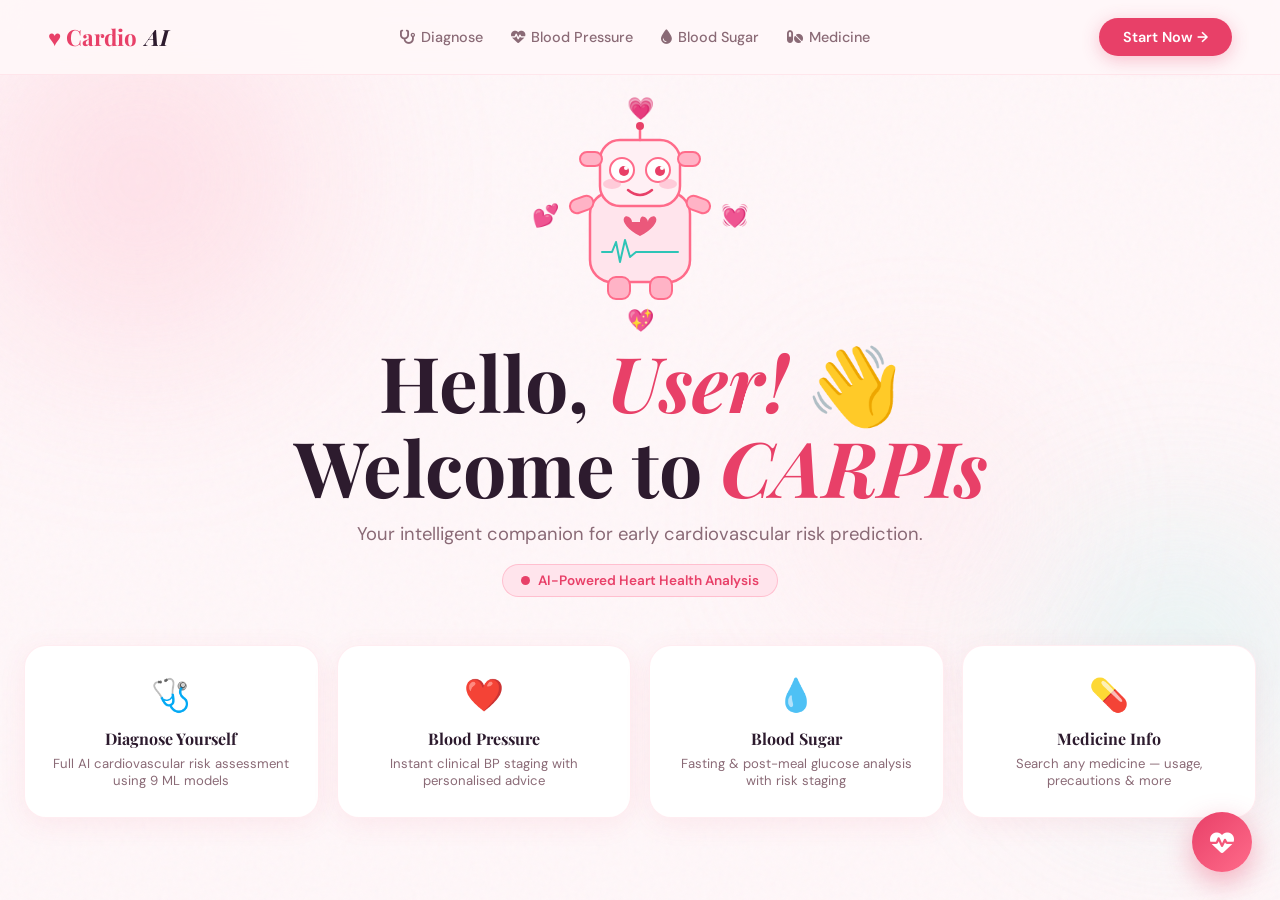
<file: frontend/index.html>
<!DOCTYPE html>
<html lang="en">
<head>
<meta charset="UTF-8"/>
<meta name="viewport" content="width=device-width,initial-scale=1.0"/>
<title>CARPIs — Heart Risk Intelligence</title>
<link href="https://fonts.googleapis.com/css2?family=Playfair+Display:ital,wght@0,400;0,700;1,400&family=DM+Sans:wght@300;400;500;600&display=swap" rel="stylesheet"/>
<link rel="stylesheet" href="https://cdnjs.cloudflare.com/ajax/libs/font-awesome/6.4.0/css/all.min.css"/>
<style>
:root{--rose:#FF6B8A;--rose-deep:#E84068;--blush:#FFE4EC;--cream:#FFF7F9;--text:#2D1B2E;--muted:#8A6A76;--teal:#2EC4B6;}
*{margin:0;padding:0;box-sizing:border-box;}
body{font-family:'DM Sans',sans-serif;background:var(--cream);color:var(--text);min-height:100vh;overflow-x:hidden;}
body::before{content:'';position:fixed;inset:0;background-image:url("data:image/svg+xml,%3Csvg viewBox='0 0 200 200' xmlns='http://www.w3.org/2000/svg'%3E%3Cfilter id='n'%3E%3CfeTurbulence type='fractalNoise' baseFrequency='0.85' numOctaves='4' stitchTiles='stitch'/%3E%3C/filter%3E%3Crect width='100%25' height='100%25' filter='url(%23n)' opacity='0.03'/%3E%3C/svg%3E");pointer-events:none;z-index:0;}

nav{position:fixed;top:0;left:0;right:0;z-index:100;display:flex;align-items:center;justify-content:space-between;padding:18px 48px;background:rgba(255,247,249,.88);backdrop-filter:blur(14px);border-bottom:1px solid rgba(255,107,138,.12);}
.nav-logo{font-family:'Playfair Display',serif;font-size:1.4rem;font-weight:700;color:var(--rose-deep);display:flex;align-items:center;gap:8px;}
.nav-logo span{font-style:italic;color:var(--text);}
.nav-links{display:flex;gap:28px;}
.nav-links a{text-decoration:none;color:var(--muted);font-size:.9rem;font-weight:500;transition:color .2s;display:flex;align-items:center;gap:6px;}
.nav-links a:hover{color:var(--rose-deep);}
.nav-cta{background:var(--rose-deep);color:#fff;border:none;padding:10px 24px;border-radius:50px;font-family:'DM Sans',sans-serif;font-size:.9rem;font-weight:600;cursor:pointer;transition:transform .2s,box-shadow .2s;box-shadow:0 4px 18px rgba(232,64,104,.3);text-decoration:none;}
.nav-cta:hover{transform:translateY(-2px);box-shadow:0 8px 28px rgba(232,64,104,.4);}

.hero{min-height:100vh;display:flex;flex-direction:column;align-items:center;justify-content:center;text-align:center;padding:120px 24px 80px;position:relative;}
.blob{position:absolute;border-radius:50%;filter:blur(80px);opacity:.45;pointer-events:none;}
.blob-1{width:520px;height:520px;background:radial-gradient(circle,#FFB3C6,transparent 70%);top:-80px;left:-120px;animation:drift1 8s ease-in-out infinite;}
.blob-2{width:400px;height:400px;background:radial-gradient(circle,#B3EDE9,transparent 70%);bottom:40px;right:-100px;animation:drift2 10s ease-in-out infinite;}
.blob-3{width:300px;height:300px;background:radial-gradient(circle,#FFD6E0,transparent 70%);top:40%;left:60%;animation:drift3 12s ease-in-out infinite;}
@keyframes drift1{0%,100%{transform:translate(0,0)}50%{transform:translate(30px,20px)}}
@keyframes drift2{0%,100%{transform:translate(0,0)}50%{transform:translate(-20px,30px)}}
@keyframes drift3{0%,100%{transform:translate(0,0)}50%{transform:translate(-25px,-15px)}}

.mascot-wrap{position:relative;display:inline-block;margin-bottom:32px;animation:floatUp .8s cubic-bezier(.34,1.56,.64,1) both;}
@keyframes floatUp{from{opacity:0;transform:translateY(40px)}to{opacity:1;transform:translateY(0)}}
.mascot{animation:bobble 3s ease-in-out infinite;}
@keyframes bobble{0%,100%{transform:translateY(0)}50%{transform:translateY(-10px)}}
.heart-orbit{position:absolute;inset:-28px;animation:spin 6s linear infinite;pointer-events:none;}
.heart-orbit .h{position:absolute;font-size:22px;}
.heart-orbit .h:nth-child(1){top:0;left:50%;transform:translateX(-50%);}
.heart-orbit .h:nth-child(2){top:50%;right:0;transform:translateY(-50%);}
.heart-orbit .h:nth-child(3){bottom:0;left:50%;transform:translateX(-50%);}
.heart-orbit .h:nth-child(4){top:50%;left:0;transform:translateY(-50%);}
@keyframes spin{from{transform:rotate(0deg)}to{transform:rotate(360deg)}}

.greeting{font-family:'Playfair Display',serif;font-size:clamp(2.8rem,6vw,5rem);font-weight:700;line-height:1.1;animation:fadeSlide .9s .2s both;}
.greeting em{color:var(--rose-deep);font-style:italic;}
.greeting-sub{font-size:1.15rem;color:var(--muted);margin-top:14px;animation:fadeSlide .9s .4s both;}
@keyframes fadeSlide{from{opacity:0;transform:translateY(20px)}to{opacity:1;transform:translateY(0)}}
.pulse-badge{display:inline-flex;align-items:center;gap:8px;background:var(--blush);border:1px solid rgba(255,107,138,.3);border-radius:50px;padding:7px 18px;margin-top:18px;font-size:.85rem;color:var(--rose-deep);font-weight:600;animation:fadeSlide .9s .6s both;}
.pulse-dot{width:9px;height:9px;border-radius:50%;background:var(--rose-deep);animation:pulse 1.4s ease infinite;}
@keyframes pulse{0%,100%{transform:scale(1);opacity:1}50%{transform:scale(1.5);opacity:.5}}

/* Feature cards grid */
.features{display:grid;grid-template-columns:repeat(4,1fr);gap:18px;margin-top:48px;animation:fadeSlide .9s .8s both;position:relative;z-index:1;}
@media(max-width:800px){.features{grid-template-columns:1fr 1fr;}}
@media(max-width:480px){.features{grid-template-columns:1fr;}}
.feat-card{background:#fff;border-radius:22px;padding:28px 22px;text-align:center;text-decoration:none;color:var(--text);border:1px solid rgba(255,107,138,.12);box-shadow:0 6px 28px rgba(232,64,104,.08);transition:transform .25s,box-shadow .25s;}
.feat-card:hover{transform:translateY(-6px);box-shadow:0 16px 40px rgba(232,64,104,.18);}
.feat-icon{font-size:2rem;margin-bottom:12px;display:block;}
.feat-card h3{font-family:'Playfair Display',serif;font-size:1rem;margin-bottom:6px;}
.feat-card p{font-size:.82rem;color:var(--muted);}

.fab{position:fixed;bottom:28px;right:28px;z-index:300;width:60px;height:60px;border-radius:50%;background:linear-gradient(135deg,var(--rose-deep),#FF6B8A);color:#fff;border:none;font-size:24px;box-shadow:0 10px 28px rgba(232,64,104,.4);cursor:pointer;display:flex;align-items:center;justify-content:center;text-decoration:none;transition:transform .2s;}
.fab:hover{transform:scale(1.1);}
</style>
</head>
<body>
<nav>
  <div class="nav-logo">♥ Cardio<span>AI</span></div>
  <div class="nav-links">
    <a href="diagnose.html"><i class="fa-solid fa-stethoscope"></i> Diagnose</a>
    <a href="bp.html"><i class="fa-solid fa-heart-pulse"></i> Blood Pressure</a>
    <a href="sugar.html"><i class="fa-solid fa-droplet"></i> Blood Sugar</a>
    <a href="medicine.html"><i class="fa-solid fa-pills"></i> Medicine</a>
  </div>
  <a href="diagnose.html" class="nav-cta">Start Now →</a>
</nav>

<section class="hero">
  <div class="blob blob-1"></div><div class="blob blob-2"></div><div class="blob blob-3"></div>
  <div class="mascot-wrap">
    <div class="heart-orbit"><span class="h">💗</span><span class="h">💓</span><span class="h">💖</span><span class="h">💕</span></div>
    <div class="mascot">
      <svg width="160" height="180" viewBox="0 0 160 180" fill="none" xmlns="http://www.w3.org/2000/svg">
        <rect x="30" y="70" width="100" height="90" rx="22" fill="#FFE4EC" stroke="#FF6B8A" stroke-width="2.5"/>
        <rect x="40" y="18" width="80" height="66" rx="20" fill="#FFF0F4" stroke="#FF6B8A" stroke-width="2.5"/>
        <rect x="20" y="30" width="22" height="14" rx="7" fill="#FFB3C6" stroke="#FF6B8A" stroke-width="2"/>
        <rect x="118" y="30" width="22" height="14" rx="7" fill="#FFB3C6" stroke="#FF6B8A" stroke-width="2"/>
        <ellipse cx="62" cy="48" rx="12" ry="12" fill="#fff" stroke="#FF6B8A" stroke-width="2"/>
        <ellipse cx="98" cy="48" rx="12" ry="12" fill="#fff" stroke="#FF6B8A" stroke-width="2"/>
        <circle cx="64" cy="49" r="5" fill="#E84068"/><circle cx="100" cy="49" r="5" fill="#E84068"/>
        <circle cx="66" cy="46" r="2" fill="#fff"/><circle cx="102" cy="46" r="2" fill="#fff"/>
        <ellipse cx="52" cy="62" rx="9" ry="5" fill="#FFB3C6" opacity=".6"/>
        <ellipse cx="108" cy="62" rx="9" ry="5" fill="#FFB3C6" opacity=".6"/>
        <path d="M68 68 Q80 78 92 68" stroke="#E84068" stroke-width="2.5" stroke-linecap="round" fill="none"/>
        <line x1="80" y1="18" x2="80" y2="6" stroke="#FF6B8A" stroke-width="2.5" stroke-linecap="round"/>
        <circle cx="80" cy="4" r="4" fill="#E84068"/>
        <path d="M72 100 C72 96 66 92 64 96 C62 100 68 108 80 114 C92 108 98 100 96 96 C94 92 88 96 88 100 C88 96 80 90 80 100 Z" fill="#E84068" opacity=".85"/>
        <rect x="8" y="80" width="24" height="14" rx="7" fill="#FFB3C6" stroke="#FF6B8A" stroke-width="2" transform="rotate(-20 8 80)"/>
        <rect x="128" y="80" width="24" height="14" rx="7" fill="#FFB3C6" stroke="#FF6B8A" stroke-width="2" transform="rotate(20 152 80)"/>
        <rect x="48" y="155" width="22" height="22" rx="8" fill="#FFB3C6" stroke="#FF6B8A" stroke-width="2"/>
        <rect x="90" y="155" width="22" height="22" rx="8" fill="#FFB3C6" stroke="#FF6B8A" stroke-width="2"/>
        <polyline points="42,130 52,130 56,120 60,140 65,118 70,135 76,130 118,130" stroke="#2EC4B6" stroke-width="2" stroke-linecap="round" stroke-linejoin="round" fill="none"/>
      </svg>
    </div>
  </div>
  <p class="greeting">Hello, <em>User!</em> 👋<br/>Welcome to <em>CARPIs</em></p>
  <p class="greeting-sub">Your intelligent companion for early cardiovascular risk prediction.</p>
  <div class="pulse-badge"><div class="pulse-dot"></div> AI-Powered Heart Health Analysis</div>

  <div class="features">
    <a href="diagnose.html" class="feat-card">
      <span class="feat-icon">🩺</span>
      <h3>Diagnose Yourself</h3>
      <p>Full AI cardiovascular risk assessment using 9 ML models</p>
    </a>
    <a href="bp.html" class="feat-card">
      <span class="feat-icon">❤️</span>
      <h3>Blood Pressure</h3>
      <p>Instant clinical BP staging with personalised advice</p>
    </a>
    <a href="sugar.html" class="feat-card">
      <span class="feat-icon">💧</span>
      <h3>Blood Sugar</h3>
      <p>Fasting & post-meal glucose analysis with risk staging</p>
    </a>
    <a href="medicine.html" class="feat-card">
      <span class="feat-icon">💊</span>
      <h3>Medicine Info</h3>
      <p>Search any medicine — usage, precautions & more</p>
    </a>
  </div>
</section>

<!-- FAB links to diagnose page -->
<a href="diagnose.html" class="fab" title="Start Diagnosis"><i class="fa-solid fa-heart-pulse"></i></a>
</body>
</html>
</file>
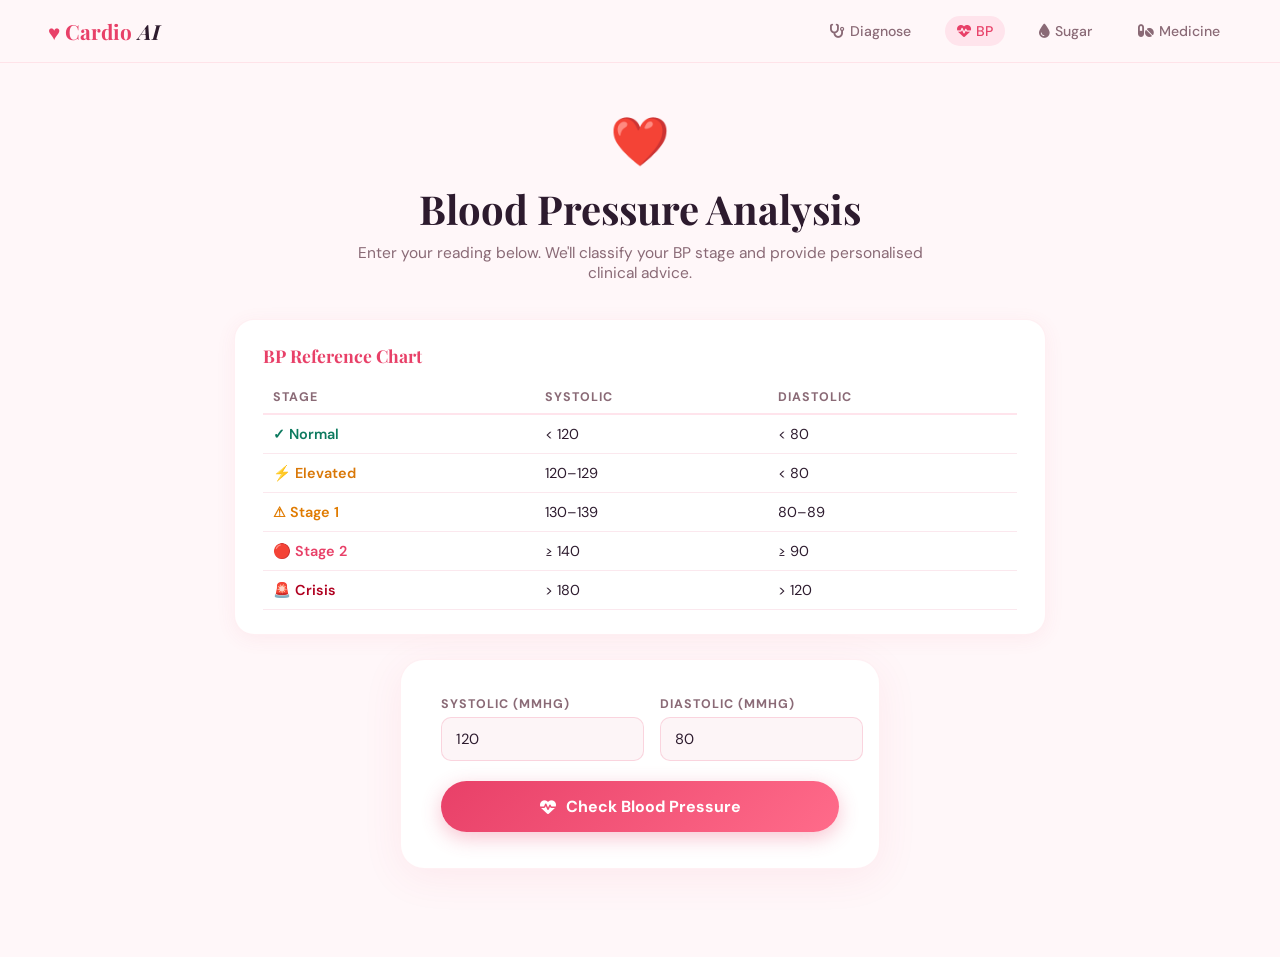
<file: frontend/bp.html>
<!DOCTYPE html>
<html lang="en">
<head>
<meta charset="UTF-8"/><meta name="viewport" content="width=device-width,initial-scale=1.0"/>
<title>CARPIs — Blood Pressure Check</title>
<link href="https://fonts.googleapis.com/css2?family=Playfair+Display:ital,wght@0,400;0,700;1,400&family=DM+Sans:wght@300;400;500;600&display=swap" rel="stylesheet"/>
<link rel="stylesheet" href="https://cdnjs.cloudflare.com/ajax/libs/font-awesome/6.4.0/css/all.min.css"/>
<link rel="stylesheet" href="page.css"/>
</head>
<body>
<nav class="page-nav">
  <a href="index.html" class="nav-logo">♥ Cardio<span>AI</span></a>
  <div class="nav-links">
    <a href="diagnose.html"><i class="fa-solid fa-stethoscope"></i> Diagnose</a>
    <a href="bp.html" class="active"><i class="fa-solid fa-heart-pulse"></i> BP</a>
    <a href="sugar.html"><i class="fa-solid fa-droplet"></i> Sugar</a>
    <a href="medicine.html"><i class="fa-solid fa-pills"></i> Medicine</a>
  </div>
</nav>

<main class="page-main">
  <div class="page-header">
    <div class="page-icon">❤️</div>
    <h1>Blood Pressure Analysis</h1>
    <p>Enter your reading below. We'll classify your BP stage and provide personalised clinical advice.</p>
  </div>

  <!-- Reference chart -->
  <div class="ref-table">
    <h3>BP Reference Chart</h3>
    <table>
      <thead><tr><th>Stage</th><th>Systolic</th><th>Diastolic</th></tr></thead>
      <tbody>
        <tr class="row-normal"><td>✓ Normal</td><td>&lt; 120</td><td>&lt; 80</td></tr>
        <tr class="row-warn"><td>⚡ Elevated</td><td>120–129</td><td>&lt; 80</td></tr>
        <tr class="row-elev"><td>⚠ Stage 1</td><td>130–139</td><td>80–89</td></tr>
        <tr class="row-high"><td>🔴 Stage 2</td><td>≥ 140</td><td>≥ 90</td></tr>
        <tr class="row-crit"><td>🚨 Crisis</td><td>&gt; 180</td><td>&gt; 120</td></tr>
      </tbody>
    </table>
  </div>

  <div class="form-card narrow">
    <div class="form-grid col2">
      <div class="fg"><label>Systolic (mmHg)</label><input type="number" id="bp_sys" value="120" placeholder="e.g. 120"></div>
      <div class="fg"><label>Diastolic (mmHg)</label><input type="number" id="bp_dia" value="80" placeholder="e.g. 80"></div>
    </div>
    <button class="page-btn" onclick="submitBP()"><i class="fa-solid fa-heart-pulse"></i> Check Blood Pressure</button>
  </div>

  <div class="spinner" id="spinner"></div>
  <div id="result"></div>
</main>

<script>
const API = location.hostname === '127.0.0.1' || location.hostname === 'localhost' ? 'http://127.0.0.1:8001' : '';
async function submitBP(){
  document.getElementById('result').innerHTML='';
  document.getElementById('spinner').classList.add('show');
  try{
    const res=await fetch(API+'/check-bp',{method:'POST',headers:{'Content-Type':'application/json'},body:JSON.stringify({systolic_bp:+document.getElementById('bp_sys').value,diastolic_bp:+document.getElementById('bp_dia').value})});
    const d=await res.json();
    document.getElementById('result').innerHTML=`<div class="result-card card-${d.color}">
      <div class="res-badge">${d.stage}</div>
      <h2>${d.systolic} / ${d.diastolic} mmHg</h2>
      <div class="res-section"><h4>Clinical Advice</h4><ul>${d.advice.map(a=>`<li>${a}</li>`).join('')}</ul></div>
      <small>${d.disclaimer}</small>
    </div>`;
  }catch(e){document.getElementById('result').innerHTML=`<p class="err">Could not reach the API server.</p>`;}
  document.getElementById('spinner').classList.remove('show');
}
</script>
</body>
</html>
</file>
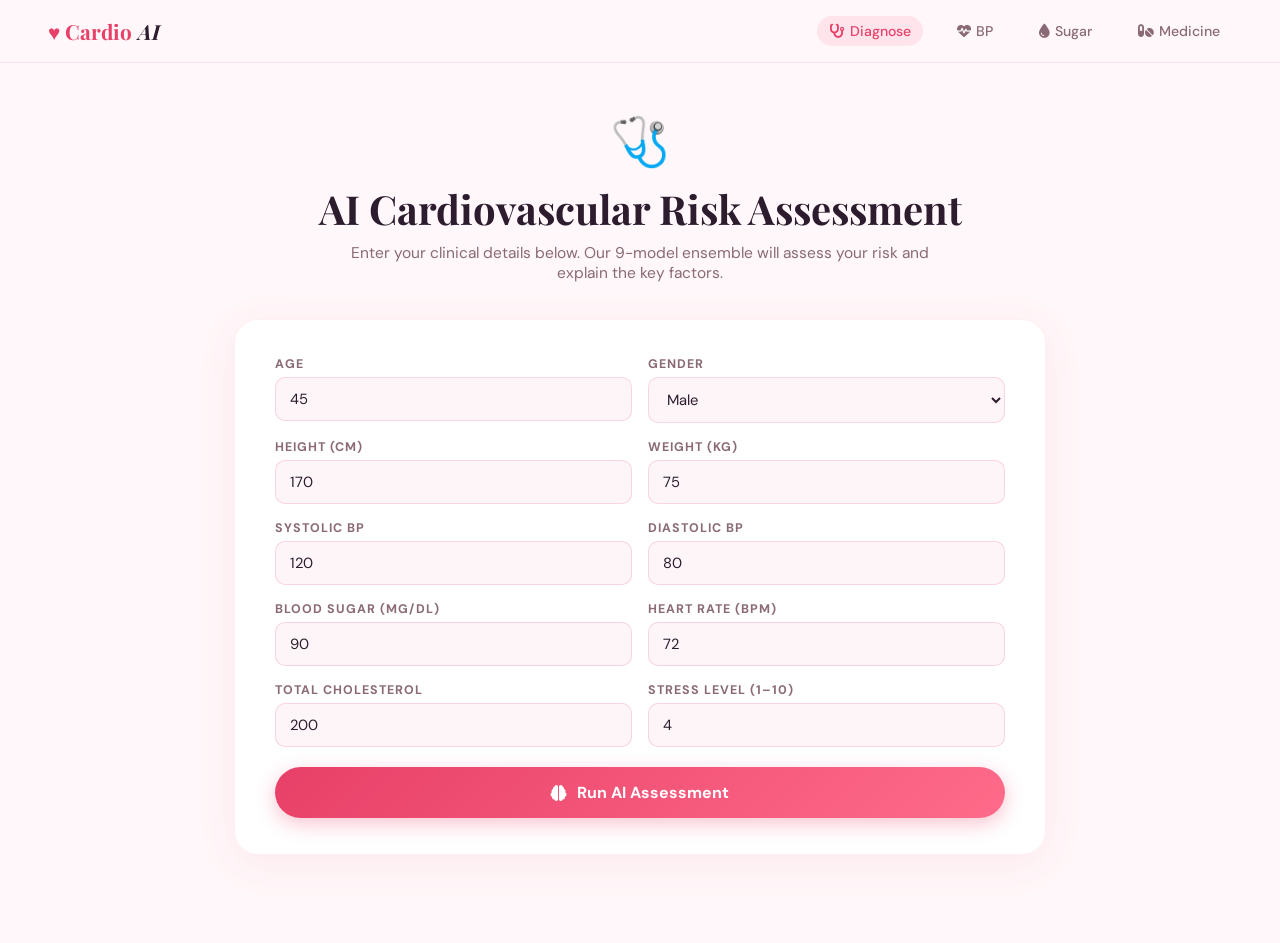
<file: frontend/diagnose.html>
<!DOCTYPE html>
<html lang="en">
<head>
<meta charset="UTF-8"/><meta name="viewport" content="width=device-width,initial-scale=1.0"/>
<title>CARPIs — Diagnose</title>
<link href="https://fonts.googleapis.com/css2?family=Playfair+Display:ital,wght@0,400;0,700;1,400&family=DM+Sans:wght@300;400;500;600&display=swap" rel="stylesheet"/>
<link rel="stylesheet" href="https://cdnjs.cloudflare.com/ajax/libs/font-awesome/6.4.0/css/all.min.css"/>
<link rel="stylesheet" href="page.css"/>
</head>
<body>
<nav class="page-nav">
  <a href="index.html" class="nav-logo">♥ Cardio<span>AI</span></a>
  <div class="nav-links">
    <a href="diagnose.html" class="active"><i class="fa-solid fa-stethoscope"></i> Diagnose</a>
    <a href="bp.html"><i class="fa-solid fa-heart-pulse"></i> BP</a>
    <a href="sugar.html"><i class="fa-solid fa-droplet"></i> Sugar</a>
    <a href="medicine.html"><i class="fa-solid fa-pills"></i> Medicine</a>
  </div>
</nav>

<main class="page-main">
  <div class="page-header">
    <div class="page-icon">🩺</div>
    <h1>AI Cardiovascular Risk Assessment</h1>
    <p>Enter your clinical details below. Our 9-model ensemble will assess your risk and explain the key factors.</p>
  </div>

  <div class="form-card">
    <div class="form-grid">
      <div class="fg"><label>Age</label><input type="number" id="d_age" value="45" min="1" max="120"></div>
      <div class="fg"><label>Gender</label><select id="d_gender"><option value="1">Male</option><option value="0">Female</option></select></div>
      <div class="fg"><label>Height (cm)</label><input type="number" id="d_height" value="170"></div>
      <div class="fg"><label>Weight (kg)</label><input type="number" id="d_weight" value="75"></div>
      <div class="fg"><label>Systolic BP</label><input type="number" id="d_sys" value="120"></div>
      <div class="fg"><label>Diastolic BP</label><input type="number" id="d_dia" value="80"></div>
      <div class="fg"><label>Blood Sugar (mg/dL)</label><input type="number" id="d_sugar" value="90"></div>
      <div class="fg"><label>Heart Rate (bpm)</label><input type="number" id="d_hr" value="72"></div>
      <div class="fg"><label>Total Cholesterol</label><input type="number" id="d_chol" value="200"></div>
      <div class="fg"><label>Stress Level (1–10)</label><input type="number" id="d_stress" value="4" min="1" max="10"></div>
    </div>
    <button class="page-btn" onclick="submitDiagnose()"><i class="fa-solid fa-brain"></i> Run AI Assessment</button>
  </div>

  <div class="spinner" id="spinner"></div>
  <div id="result"></div>
</main>

<script>
const API = location.hostname === '127.0.0.1' || location.hostname === 'localhost' ? 'http://127.0.0.1:8001' : '';
async function submitDiagnose(){
  document.getElementById('result').innerHTML='';
  document.getElementById('spinner').classList.add('show');
  const payload={
    Age:+document.getElementById('d_age').value,
    Gender:+document.getElementById('d_gender').value,
    gender2:+document.getElementById('d_gender').value,
    Height_cm:+document.getElementById('d_height').value,
    Weight_kg:+document.getElementById('d_weight').value,
    occupation_encoded:0,Hypertension:0,
    systolic_bp:+document.getElementById('d_sys').value,
    diastolic_bp:+document.getElementById('d_dia').value,
    total_cholesterol:+document.getElementById('d_chol').value,
    blood_sugar:+document.getElementById('d_sugar').value,
    heart_rate:+document.getElementById('d_hr').value,
    diabetic_encoded:0,smoking_encoded:0,
    If_smoker_cigarettes_per_day:0,alcohol_encoded:0,
    physical_activity:1,Average_Sleep_Duration:7,
    Stress_Level_Self_Assessment:+document.getElementById('d_stress').value,
    diet_type:1,Steps_in_a_day:5000,family_history:0,Medical_Condition:-1
  };
  try{
    const res=await fetch(API+'/predict',{method:'POST',headers:{'Content-Type':'application/json'},body:JSON.stringify(payload)});
    const d=await res.json();
    const isHigh=d.prediction===1;
    const cls=isHigh?'card-high':'card-normal';
    const explHtml=isHigh&&d.explanation.length?`<div class="res-section"><h4>Why high risk?</h4><ul>${d.explanation.map(f=>`<li>${f}</li>`).join('')}</ul></div>`:'';
    document.getElementById('result').innerHTML=`<div class="result-card ${cls}">
      <div class="res-badge">${isHigh?'⚠ Elevated Risk':'✓ Normal Risk'}</div>
      <h2>Risk Probability: ${d.risk_percentage.toFixed(1)}%</h2>
      ${explHtml}
      <div class="res-section"><h4>Recommendations</h4><ul>${d.recommendations.map(r=>`<li>${r}</li>`).join('')}</ul></div>
      <small>${d.disclaimer}</small>
    </div>`;
  }catch(e){document.getElementById('result').innerHTML=`<p class="err">Could not reach the API server. Please ensure it is running on port 8001.</p>`;}
  document.getElementById('spinner').classList.remove('show');
}
</script>
</body>
</html>
</file>
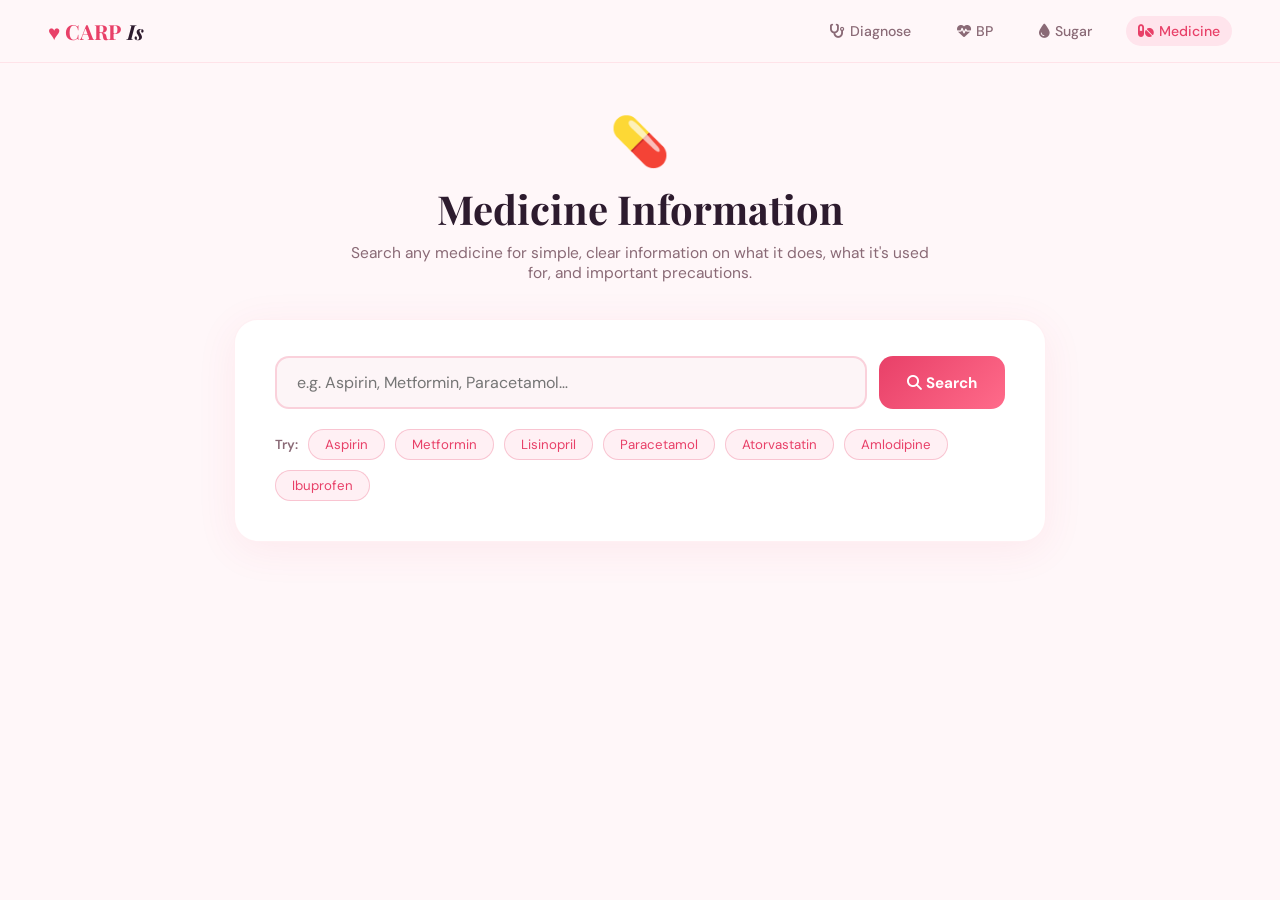
<file: frontend/medicine.html>
<!DOCTYPE html>
<html lang="en">
<head>
<meta charset="UTF-8"/><meta name="viewport" content="width=device-width,initial-scale=1.0"/>
<title>CARPIs — Medicine Info</title>
<link href="https://fonts.googleapis.com/css2?family=Playfair+Display:ital,wght@0,400;0,700;1,400&family=DM+Sans:wght@300;400;500;600&display=swap" rel="stylesheet"/>
<link rel="stylesheet" href="https://cdnjs.cloudflare.com/ajax/libs/font-awesome/6.4.0/css/all.min.css"/>
<link rel="stylesheet" href="page.css"/>
<style>
.search-bar{display:flex;gap:12px;margin-bottom:20px;}
.search-bar input{flex:1;background:#fdf5f7;border:2px solid rgba(232,64,104,.2);border-radius:14px;padding:14px 20px;font-family:'DM Sans',sans-serif;font-size:1rem;color:#2D1B2E;outline:none;transition:border-color .2s;}
.search-bar input:focus{border-color:#E84068;box-shadow:0 0 0 3px rgba(232,64,104,.1);}
.search-bar button{background:linear-gradient(135deg,#E84068,#FF6B8A);color:#fff;border:none;padding:14px 28px;border-radius:14px;font-family:'DM Sans',sans-serif;font-size:.95rem;font-weight:700;cursor:pointer;white-space:nowrap;transition:transform .2s;}
.search-bar button:hover{transform:translateY(-2px);}

.suggestions{display:flex;flex-wrap:wrap;align-items:center;gap:10px;margin-bottom:4px;}
.suggestions span{font-size:.82rem;color:#8A6A76;font-weight:600;}
.sug-btn{background:#fff0f4;border:1px solid rgba(232,64,104,.25);border-radius:50px;padding:6px 16px;font-size:.83rem;color:#E84068;cursor:pointer;font-family:'DM Sans',sans-serif;transition:background .2s;}
.sug-btn:hover{background:#ffe0e8;}

/* Result card */
.med-card{background:#fff;border-radius:24px;padding:32px 36px;box-shadow:0 8px 40px rgba(232,64,104,.08);border:1px solid rgba(232,64,104,.1);margin-top:12px;}
.med-card h2{font-family:'Playfair Display',serif;font-size:1.9rem;color:#2D1B2E;margin-bottom:2px;}
.med-desc{color:#8A6A76;font-size:.92rem;margin-bottom:24px;}

/* Simple info blocks */
.info-grid{display:grid;grid-template-columns:1fr 1fr;gap:16px;}
@media(max-width:680px){.info-grid{grid-template-columns:1fr;}}
.info-block{border-radius:16px;padding:18px 20px;}
.info-block.pink {background:#fff0f4;border-left:4px solid #E84068;}
.info-block.teal {background:#f0fbfa;border-left:4px solid #2EC4B6;}
.info-block.amber{background:#fffbeb;border-left:4px solid #f59e0b;}
.info-block.blue {background:#f0f6ff;border-left:4px solid #3b82f6;}
.info-block.full {grid-column:1/-1;}
.info-block h4{font-size:.78rem;font-weight:700;text-transform:uppercase;letter-spacing:.1em;margin-bottom:8px;}
.info-block.pink h4 {color:#E84068;}
.info-block.teal h4 {color:#2EC4B6;}
.info-block.amber h4{color:#d97706;}
.info-block.blue h4 {color:#3b82f6;}
.info-block p{font-size:.9rem;color:#2D1B2E;line-height:1.7;}

.source-row{display:flex;gap:10px;flex-wrap:wrap;margin-top:16px;font-size:.78rem;color:#8A6A76;}
.source-tag{display:flex;align-items:center;gap:5px;background:#f5f5f5;border-radius:50px;padding:4px 12px;}
.source-tag.ok{background:#e8fdf5;color:#0d7a5f;}
.source-tag.miss{background:#fdf5f5;color:#c0001e;}

.med-warning{display:flex;align-items:flex-start;gap:10px;background:#fff3f6;border:1px solid rgba(232,64,104,.2);border-radius:12px;padding:12px 16px;margin-top:16px;font-size:.85rem;color:#E84068;}
.wiki-link{display:inline-flex;align-items:center;gap:6px;margin-top:14px;color:#E84068;text-decoration:none;font-size:.85rem;font-weight:600;}
.wiki-link:hover{text-decoration:underline;}

.no-result{text-align:center;padding:40px;color:#8A6A76;}
.no-result i{font-size:3rem;color:#FFB3C6;margin-bottom:12px;display:block;}
</style>
</head>
<body>
<nav class="page-nav">
  <a href="index.html" class="nav-logo">♥ CARP<span>Is</span></a>
  <div class="nav-links">
    <a href="diagnose.html"><i class="fa-solid fa-stethoscope"></i> Diagnose</a>
    <a href="bp.html"><i class="fa-solid fa-heart-pulse"></i> BP</a>
    <a href="sugar.html"><i class="fa-solid fa-droplet"></i> Sugar</a>
    <a href="medicine.html" class="active"><i class="fa-solid fa-pills"></i> Medicine</a>
  </div>
</nav>

<main class="page-main">
  <div class="page-header">
    <div class="page-icon">💊</div>
    <h1>Medicine Information</h1>
    <p>Search any medicine for simple, clear information on what it does, what it's used for, and important precautions.</p>
  </div>

  <div class="form-card">
    <div class="search-bar">
      <input type="text" id="med_name" placeholder="e.g. Aspirin, Metformin, Paracetamol…" onkeydown="if(event.key==='Enter')searchMed()"/>
      <button onclick="searchMed()"><i class="fa-solid fa-magnifying-glass"></i> Search</button>
    </div>
    <div class="suggestions">
      <span>Try:</span>
      <button class="sug-btn" onclick="q('Aspirin')">Aspirin</button>
      <button class="sug-btn" onclick="q('Metformin')">Metformin</button>
      <button class="sug-btn" onclick="q('Lisinopril')">Lisinopril</button>
      <button class="sug-btn" onclick="q('Paracetamol')">Paracetamol</button>
      <button class="sug-btn" onclick="q('Atorvastatin')">Atorvastatin</button>
      <button class="sug-btn" onclick="q('Amlodipine')">Amlodipine</button>
      <button class="sug-btn" onclick="q('Ibuprofen')">Ibuprofen</button>
    </div>
  </div>

  <div class="spinner" id="spinner"></div>
  <div id="result"></div>
</main>

<script>
/* ─────────────────────────────────────────────────────
   CARPIs Medicine Search — 3-API Aggregator
   1. Wikipedia REST + MediaWiki (no key, free)
   2. OpenFDA Drug Labels (no key, free)
   3. Google Knowledge Graph Search API (free key needed)
   ───────────────────────────────────────────────────── */

// ⚠️ To enable Google Knowledge Graph results, add your API key below.
// Get a free key at: https://console.cloud.google.com → Knowledge Graph Search API
const GOOGLE_KG_KEY = '';   // leave blank to skip Google

function q(name){ document.getElementById('med_name').value = name; searchMed(); }

// Trim verbose text to readable length, then cut at last full sentence
function simplify(text, maxLen = 250){
  if(!text) return '';
  // Strip brackets and parenthetical refs
  text = text.replace(/\[[\d,\s]+\]/g,'').replace(/\([^)]{0,40}\)/g,'').trim();
  if(text.length <= maxLen) return text;
  const cut = text.slice(0, maxLen);
  const lastDot = Math.max(cut.lastIndexOf('. '), cut.lastIndexOf('! '), cut.lastIndexOf('? '));
  return (lastDot > 80 ? cut.slice(0, lastDot+1) : cut) + (cut.length < text.length ? '' : '');
}

// Extract a section from Wikipedia plaintext
function wikiSection(full, ...headers){
  for(const h of headers){
    const re = new RegExp(`\\n${h}\\n([\\s\\S]{30,800}?)(?=\\n[A-Z][^\\n]{0,60}\\n|\\n==|$)`, 'i');
    const m = full.match(re);
    if(m){ return simplify(m[1].replace(/\n/g,' ')); }
  }
  return '';
}

// Pick up to N sentences that contain any keyword
function sentencesWithKeywords(text, keywords, n=3){
  const sentences = text.split(/(?<=[.!?])\s+/);
  return sentences
    .filter(s => keywords.some(k => s.toLowerCase().includes(k)))
    .slice(0, n)
    .join(' ');
}

async function searchMed(){
  const name = document.getElementById('med_name').value.trim();
  if(!name) return;
  document.getElementById('result').innerHTML = '';
  document.getElementById('spinner').classList.add('show');

  // ── Collect from all 3 sources in parallel ─────────────
  const [wikiData, fdaData, kgData] = await Promise.allSettled([
    fetchWikipedia(name),
    fetchFDA(name),
    fetchGoogleKG(name)
  ]);

  const wiki = wikiData.status === 'fulfilled' ? wikiData.value : null;
  const fda  = fdaData.status  === 'fulfilled' ? fdaData.value  : null;
  const kg   = kgData.status   === 'fulfilled'  ? kgData.value   : null;

  document.getElementById('spinner').classList.remove('show');

  if(!wiki && !fda && !kg){
    document.getElementById('result').innerHTML = `<div class="no-result"><i class="fa-solid fa-circle-question"></i><p>No information found for "<strong>${name}</strong>". Try a generic name or check spelling.</p></div>`;
    return;
  }

  // ── Merge fields, prefer the richer source ────────────
  const title    = (fda?.brand || kg?.name || wiki?.title || name);
  const generic  = (fda?.generic || '');
  const subtitle = (kg?.desc || wiki?.description || '');

  // What it does
  const usage = simplify(
    fda?.indications || kg?.detailedDesc || wiki?.usageSection || wiki?.intro || ''
  ) || 'Take as directed by your doctor.';

  // Used for (mechanism / purpose)
  const usedFor = simplify(
    wiki?.usedFor || fda?.purpose || kg?.desc || ''
  ) || 'Refer to your prescriber or package leaflet.';

  // How & when to take
  const howToTake = simplify(fda?.dosage || '') || 'Follow your doctor\'s prescription exactly.';

  // Precautions – pull from all three
  const precParts = [
    wiki?.precaution,
    fda?.warnings,
    kg?.caution
  ].filter(Boolean).map(t => simplify(t, 180));
  const precaution = precParts.length
    ? precParts.join(' ')
    : 'Consult your doctor or pharmacist before use.';

  // Side effects
  const sideEffects = simplify(fda?.sideEffects || wiki?.sideEffects || '')
    || 'May vary — check the package insert or ask your pharmacist.';

  // Sources status
  const srcHtml = [
    { label:'Wikipedia', ok: !!wiki },
    { label:'FDA',       ok: !!fda  },
    { label:'Google KG', ok: !!kg   },
  ].map(s => `<span class="source-tag ${s.ok?'ok':'miss'}"><i class="fa-solid fa-${s.ok?'check':'xmark'}"></i>${s.label}</span>`).join('');

  const wikiLink = wiki?.url || `https://en.wikipedia.org/wiki/${encodeURIComponent(name)}`;

  document.getElementById('result').innerHTML = `
    <div class="med-card">
      <h2>${title}${generic && generic.toLowerCase()!==title.toLowerCase() ? ` <small style="font-size:.65em;color:#8A6A76;font-weight:400">(${generic})</small>` : ''}</h2>
      <p class="med-desc">${subtitle}</p>

      <div class="info-grid">
        <div class="info-block pink full">
          <h4><i class="fa-solid fa-circle-info"></i> What it does</h4>
          <p>${usage}</p>
        </div>
        <div class="info-block teal">
          <h4><i class="fa-solid fa-bullseye"></i> Used for</h4>
          <p>${usedFor}</p>
        </div>
        <div class="info-block amber">
          <h4><i class="fa-solid fa-triangle-exclamation"></i> Precautions</h4>
          <p>${precaution}</p>
        </div>
        <div class="info-block blue">
          <h4><i class="fa-solid fa-clock"></i> How &amp; when to take</h4>
          <p>${howToTake}</p>
        </div>
        <div class="info-block full" style="background:#f9f9fb;border-left:4px solid #888;">
          <h4 style="color:#555"><i class="fa-solid fa-band-aid"></i> Common side effects</h4>
          <p>${sideEffects}</p>
        </div>
      </div>

      <div class="med-warning"><i class="fa-solid fa-shield-halved"></i><span>Always consult a licensed physician or pharmacist before starting or stopping any medicine.</span></div>

      <div class="source-row"><strong style="color:#8A6A76;font-size:.78rem">Sources:</strong>${srcHtml}</div>
      <a href="${wikiLink}" target="_blank" class="wiki-link"><i class="fa-brands fa-wikipedia-w"></i> Full Wikipedia article</a>
    </div>`;
}

/* ── API 1: Wikipedia ─────────────────────────────────── */
async function fetchWikipedia(name){
  const [sumRes, mwRes] = await Promise.all([
    fetch(`https://en.wikipedia.org/api/rest_v1/page/summary/${encodeURIComponent(name)}`),
    fetch(`https://en.wikipedia.org/w/api.php?action=query&titles=${encodeURIComponent(name)}&prop=extracts&exintro=false&explaintext=true&format=json&origin=*`)
  ]);
  const sum  = await sumRes.json();
  const mwJ  = await mwRes.json();
  const pages= mwJ.query.pages;
  const pid  = Object.keys(pages)[0];
  const full = pid !== '-1' ? (pages[pid].extract || '') : '';

  if(sum.type === 'https://mediawiki.org/wiki/HyperSwitch/errors/not_found') return null;

  const usageSection = wikiSection(full,'Medical uses','Uses','Indications','Clinical uses','Therapeutic uses');
  const usedFor      = wikiSection(full,'Mechanism of action','Pharmacology','Mode of action','Pharmacodynamics') || usageSection;
  const precaution   = wikiSection(full,'Contraindications','Precautions','Warnings','Safety') ||
                       sentencesWithKeywords(full, ['should not','avoid','caution','contraindicated','not recommended','allergy','overdose','interact']);
  const sideEffects  = wikiSection(full,'Side effects','Adverse effects','Adverse reactions');

  return {
    title:      sum.title || name,
    description:sum.description || '',
    intro:      simplify(sum.extract || ''),
    url:        sum.content_urls?.desktop?.page,
    usageSection, usedFor, precaution, sideEffects
  };
}

/* ── API 2: OpenFDA Drug Labels ───────────────────────── */
async function fetchFDA(name){
  const trySearch = async (field) => {
    const url = `https://api.fda.gov/drug/label.json?search=${field}:"${encodeURIComponent(name)}"&limit=1`;
    const r   = await fetch(url);
    const j   = await r.json();
    return j.results?.[0] || null;
  };
  let r = await trySearch('openfda.brand_name') || await trySearch('openfda.generic_name') || await trySearch('openfda.substance_name');
  if(!r) return null;

  const first = (f) => (r[f]?.[0] || '').slice(0, 600);
  return {
    brand:      (r.openfda?.brand_name?.[0]   || ''),
    generic:    (r.openfda?.generic_name?.[0]  || ''),
    indications: first('indications_and_usage'),
    purpose:     first('purpose'),
    dosage:      first('dosage_and_administration'),
    warnings:    first('warnings_and_cautions') || first('warnings'),
    sideEffects: first('adverse_reactions'),
  };
}

/* ── API 3: Google Knowledge Graph ───────────────────── */
async function fetchGoogleKG(name){
  if(!GOOGLE_KG_KEY) return null;
  const url = `https://kgsearch.googleapis.com/v1/entities:search?query=${encodeURIComponent(name)}&key=${GOOGLE_KG_KEY}&limit=1&indent=True&types=Drug`;
  const res = await fetch(url);
  const j   = await res.json();
  const item= j.itemListElement?.[0]?.result;
  if(!item) return null;
  return {
    name:        item.name || '',
    desc:        item.description || '',
    detailedDesc:(item.detailedDescription?.articleBody || '').slice(0,400),
    caution:     ''   // KG doesn't expose precautions directly
  };
}
</script>
</body>
</html>
</file>
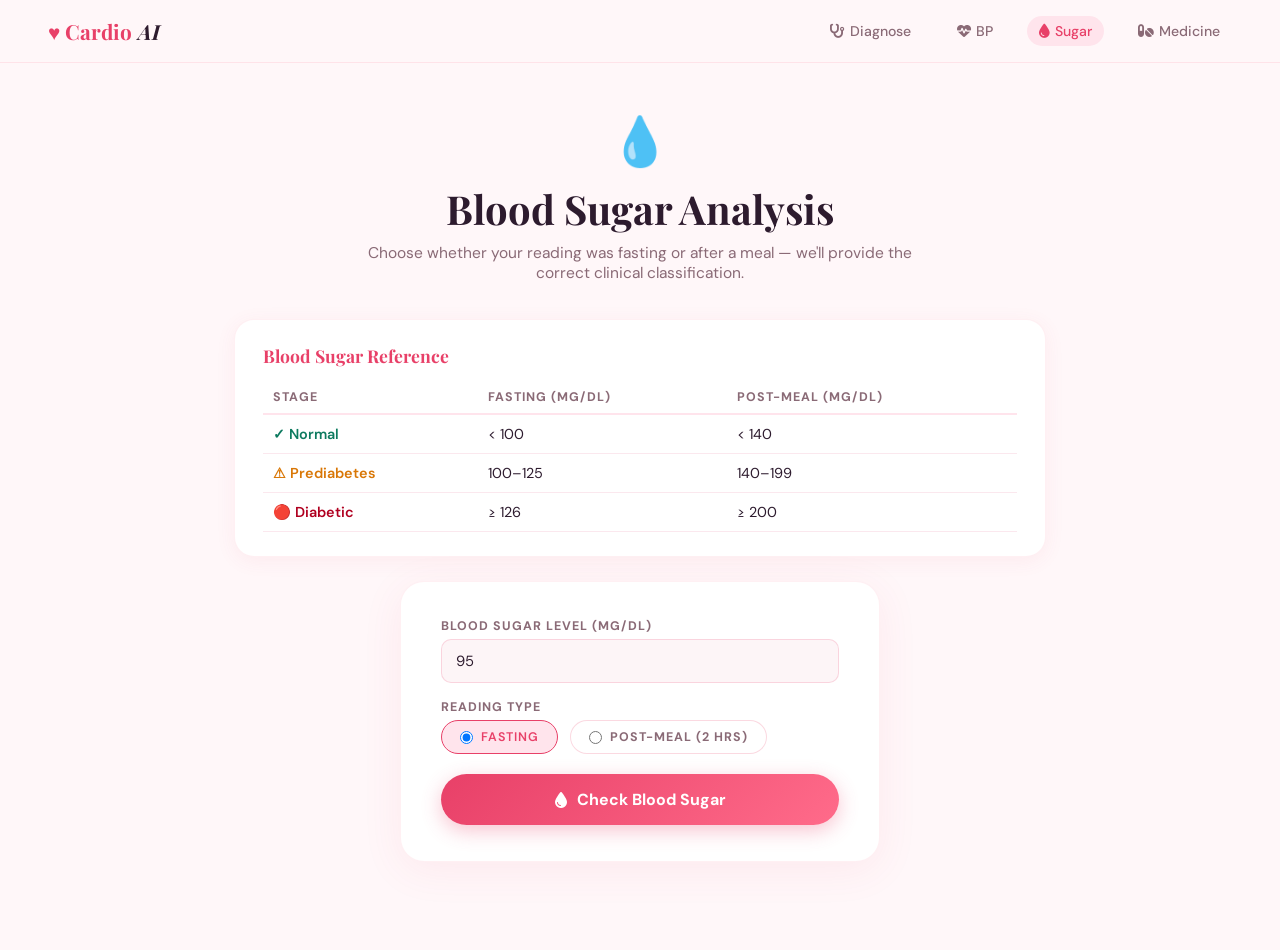
<file: frontend/sugar.html>
<!DOCTYPE html>
<html lang="en">
<head>
<meta charset="UTF-8"/><meta name="viewport" content="width=device-width,initial-scale=1.0"/>
<title>CARPIs — Blood Sugar Check</title>
<link href="https://fonts.googleapis.com/css2?family=Playfair+Display:ital,wght@0,400;0,700;1,400&family=DM+Sans:wght@300;400;500;600&display=swap" rel="stylesheet"/>
<link rel="stylesheet" href="https://cdnjs.cloudflare.com/ajax/libs/font-awesome/6.4.0/css/all.min.css"/>
<link rel="stylesheet" href="page.css"/>
</head>
<body>
<nav class="page-nav">
  <a href="index.html" class="nav-logo">♥ Cardio<span>AI</span></a>
  <div class="nav-links">
    <a href="diagnose.html"><i class="fa-solid fa-stethoscope"></i> Diagnose</a>
    <a href="bp.html"><i class="fa-solid fa-heart-pulse"></i> BP</a>
    <a href="sugar.html" class="active"><i class="fa-solid fa-droplet"></i> Sugar</a>
    <a href="medicine.html"><i class="fa-solid fa-pills"></i> Medicine</a>
  </div>
</nav>

<main class="page-main">
  <div class="page-header">
    <div class="page-icon">💧</div>
    <h1>Blood Sugar Analysis</h1>
    <p>Choose whether your reading was fasting or after a meal — we'll provide the correct clinical classification.</p>
  </div>

  <!-- Reference chart -->
  <div class="ref-table">
    <h3>Blood Sugar Reference</h3>
    <table>
      <thead><tr><th>Stage</th><th>Fasting (mg/dL)</th><th>Post-Meal (mg/dL)</th></tr></thead>
      <tbody>
        <tr class="row-normal"><td>✓ Normal</td><td>&lt; 100</td><td>&lt; 140</td></tr>
        <tr class="row-warn"><td>⚠ Prediabetes</td><td>100–125</td><td>140–199</td></tr>
        <tr class="row-crit"><td>🔴 Diabetic</td><td>≥ 126</td><td>≥ 200</td></tr>
      </tbody>
    </table>
  </div>

  <div class="form-card narrow">
    <div class="form-grid col1">
      <div class="fg"><label>Blood Sugar Level (mg/dL)</label><input type="number" id="sg_val" value="95" placeholder="e.g. 95"></div>
      <div class="fg">
        <label>Reading Type</label>
        <div class="toggle-group">
          <label class="toggle-opt"><input type="radio" name="sg_type" value="true" checked><span>Fasting</span></label>
          <label class="toggle-opt"><input type="radio" name="sg_type" value="false"><span>Post-Meal (2 hrs)</span></label>
        </div>
      </div>
    </div>
    <button class="page-btn" onclick="submitSugar()"><i class="fa-solid fa-droplet"></i> Check Blood Sugar</button>
  </div>

  <div class="spinner" id="spinner"></div>
  <div id="result"></div>
</main>

<script>
const API = location.hostname === '127.0.0.1' || location.hostname === 'localhost' ? 'http://127.0.0.1:8001' : '';
async function submitSugar(){
  document.getElementById('result').innerHTML='';
  document.getElementById('spinner').classList.add('show');
  const fasting=document.querySelector('input[name="sg_type"]:checked').value==='true';
  try{
    const res=await fetch(API+'/check-sugar',{method:'POST',headers:{'Content-Type':'application/json'},body:JSON.stringify({blood_sugar:+document.getElementById('sg_val').value,fasting})});
    const d=await res.json();
    document.getElementById('result').innerHTML=`<div class="result-card card-${d.color}">
      <div class="res-badge">${d.stage}</div>
      <h2>${d.blood_sugar} mg/dL — ${d.fasting?'Fasting':'Post-Meal'}</h2>
      <div class="res-section"><h4>Clinical Advice</h4><ul>${d.advice.map(a=>`<li>${a}</li>`).join('')}</ul></div>
      <small>${d.disclaimer}</small>
    </div>`;
  }catch(e){document.getElementById('result').innerHTML=`<p class="err">Could not reach the API server.</p>`;}
  document.getElementById('spinner').classList.remove('show');
}
</script>
</body>
</html>
</file>
<file: frontend/page.css>
:root{--rose:#FF6B8A;--rose-deep:#E84068;--blush:#FFE4EC;--cream:#FFF7F9;--text:#2D1B2E;--muted:#8A6A76;--teal:#2EC4B6;}
*{margin:0;padding:0;box-sizing:border-box;}
body{font-family:'DM Sans',sans-serif;background:var(--cream);color:var(--text);min-height:100vh;}

/* ── Nav ── */
.page-nav{position:fixed;top:0;left:0;right:0;z-index:100;display:flex;align-items:center;justify-content:space-between;padding:16px 48px;background:rgba(255,247,249,.92);backdrop-filter:blur(14px);border-bottom:1px solid rgba(255,107,138,.14);}
.nav-logo{font-family:'Playfair Display',serif;font-size:1.3rem;font-weight:700;color:var(--rose-deep);text-decoration:none;display:flex;align-items:center;gap:6px;}
.nav-logo span{font-style:italic;color:var(--text);}
.nav-links{display:flex;gap:22px;}
.nav-links a{text-decoration:none;color:var(--muted);font-size:.88rem;font-weight:500;transition:color .2s;display:flex;align-items:center;gap:5px;padding:6px 12px;border-radius:50px;}
.nav-links a:hover,.nav-links a.active{color:var(--rose-deep);background:var(--blush);}

/* ── Main ── */
.page-main{max-width:860px;margin:0 auto;padding:110px 24px 60px;}

/* ── Page header ── */
.page-header{text-align:center;margin-bottom:36px;}
.page-icon{font-size:3rem;margin-bottom:12px;}
.page-header h1{font-family:'Playfair Display',serif;font-size:clamp(1.8rem,4vw,2.5rem);font-weight:700;line-height:1.2;margin-bottom:10px;}
.page-header p{color:var(--muted);font-size:.97rem;max-width:600px;margin:0 auto;}

/* ── Form card ── */
.form-card{background:#fff;border-radius:24px;padding:36px 40px;box-shadow:0 8px 40px rgba(232,64,104,.08);border:1px solid rgba(255,107,138,.1);margin-bottom:28px;}
.form-card.narrow{max-width:480px;margin-left:auto;margin-right:auto;}
.form-grid{display:grid;grid-template-columns:1fr 1fr;gap:16px;margin-bottom:20px;}
.form-grid.col2{grid-template-columns:1fr 1fr;}
.form-grid.col1{grid-template-columns:1fr;}
@media(max-width:600px){.form-grid,.form-grid.col2{grid-template-columns:1fr;}}
.fg{display:flex;flex-direction:column;gap:5px;}
.fg label{font-size:.78rem;font-weight:700;color:var(--muted);text-transform:uppercase;letter-spacing:.08em;}
.fg input,.fg select{background:#fdf5f7;border:1.5px solid rgba(232,64,104,.18);border-radius:10px;padding:11px 14px;font-family:'DM Sans',sans-serif;font-size:.92rem;color:var(--text);outline:none;transition:border-color .2s,box-shadow .2s;}
.fg input:focus,.fg select:focus{border-color:var(--rose-deep);box-shadow:0 0 0 3px rgba(232,64,104,.1);}

/* toggle radio */
.toggle-group{display:flex;gap:12px;flex-wrap:wrap;}
.toggle-opt{display:flex;align-items:center;gap:8px;cursor:pointer;background:#fff;border:1.5px solid rgba(232,64,104,.2);border-radius:50px;padding:8px 18px;transition:all .2s;}
.toggle-opt input{margin:0;}
.toggle-opt:has(input:checked){background:var(--blush);border-color:var(--rose-deep);color:var(--rose-deep);font-weight:600;}

/* Submit button */
.page-btn{display:flex;align-items:center;justify-content:center;gap:10px;width:100%;background:linear-gradient(135deg,var(--rose-deep),#FF6B8A);color:#fff;border:none;padding:15px;border-radius:50px;font-family:'DM Sans',sans-serif;font-size:1rem;font-weight:700;cursor:pointer;box-shadow:0 6px 20px rgba(232,64,104,.3);transition:transform .2s,box-shadow .2s;}
.page-btn:hover{transform:translateY(-2px);box-shadow:0 10px 30px rgba(232,64,104,.4);}

/* ── Reference table ── */
.ref-table{background:#fff;border-radius:20px;padding:24px 28px;margin-bottom:24px;box-shadow:0 4px 20px rgba(232,64,104,.07);border:1px solid rgba(255,107,138,.1);}
.ref-table h3{font-family:'Playfair Display',serif;font-size:1.1rem;margin-bottom:14px;color:var(--rose-deep);}
.ref-table table{width:100%;border-collapse:collapse;font-size:.9rem;}
.ref-table th{text-align:left;padding:8px 10px;font-size:.78rem;text-transform:uppercase;letter-spacing:.08em;color:var(--muted);border-bottom:2px solid var(--blush);}
.ref-table td{padding:10px 10px;border-bottom:1px solid #fbe8ee;}
.row-normal td:first-child{color:#0d7a5f;font-weight:600;}
.row-warn td:first-child{color:#d97706;font-weight:600;}
.row-elev td:first-child{color:#e07b00;font-weight:600;}
.row-high td:first-child{color:#e84068;font-weight:600;}
.row-crit td:first-child{color:#b00020;font-weight:600;}

/* ── Spinner ── */
.spinner{display:none;text-align:center;padding:30px;}
.spinner.show{display:block;}
.spinner::after{content:'';display:inline-block;width:36px;height:36px;border:3px solid var(--blush);border-top-color:var(--rose-deep);border-radius:50%;animation:spin .8s linear infinite;}
@keyframes spin{to{transform:rotate(360deg)}}

/* ── Result cards ── */
.result-card{border-radius:22px;padding:28px 34px;margin-top:4px;border:2px solid;}
.card-normal{background:#e8fdf5;border-color:#2EC4B6;color:#0d5f57;}
.card-warning{background:#fff9e6;border-color:#f5a623;color:#7a5a00;}
.card-elevated{background:#fff3e6;border-color:#e07b00;color:#7a3c00;}
.card-high{background:#ffe8e8;border-color:#e84068;color:#7a0030;}
.card-critical{background:#ffdddd;border-color:#c0001e;color:#5a000e;}
.result-card h2{font-family:'Playfair Display',serif;font-size:1.7rem;margin:8px 0 16px;}
.res-badge{display:inline-block;padding:4px 16px;border-radius:30px;font-size:.8rem;font-weight:700;background:rgba(0,0,0,.1);margin-bottom:8px;text-transform:uppercase;letter-spacing:.08em;}
.res-section{margin-top:14px;}
.res-section h4{font-size:.82rem;font-weight:700;text-transform:uppercase;letter-spacing:.1em;opacity:.7;margin-bottom:8px;}
.res-section ul{margin-left:20px;line-height:1.8;font-size:.93rem;}
.result-card small{display:block;margin-top:16px;font-size:.78rem;opacity:.65;font-style:italic;}

.err{color:#e84068;text-align:center;padding:20px;font-size:.95rem;}
</file>
